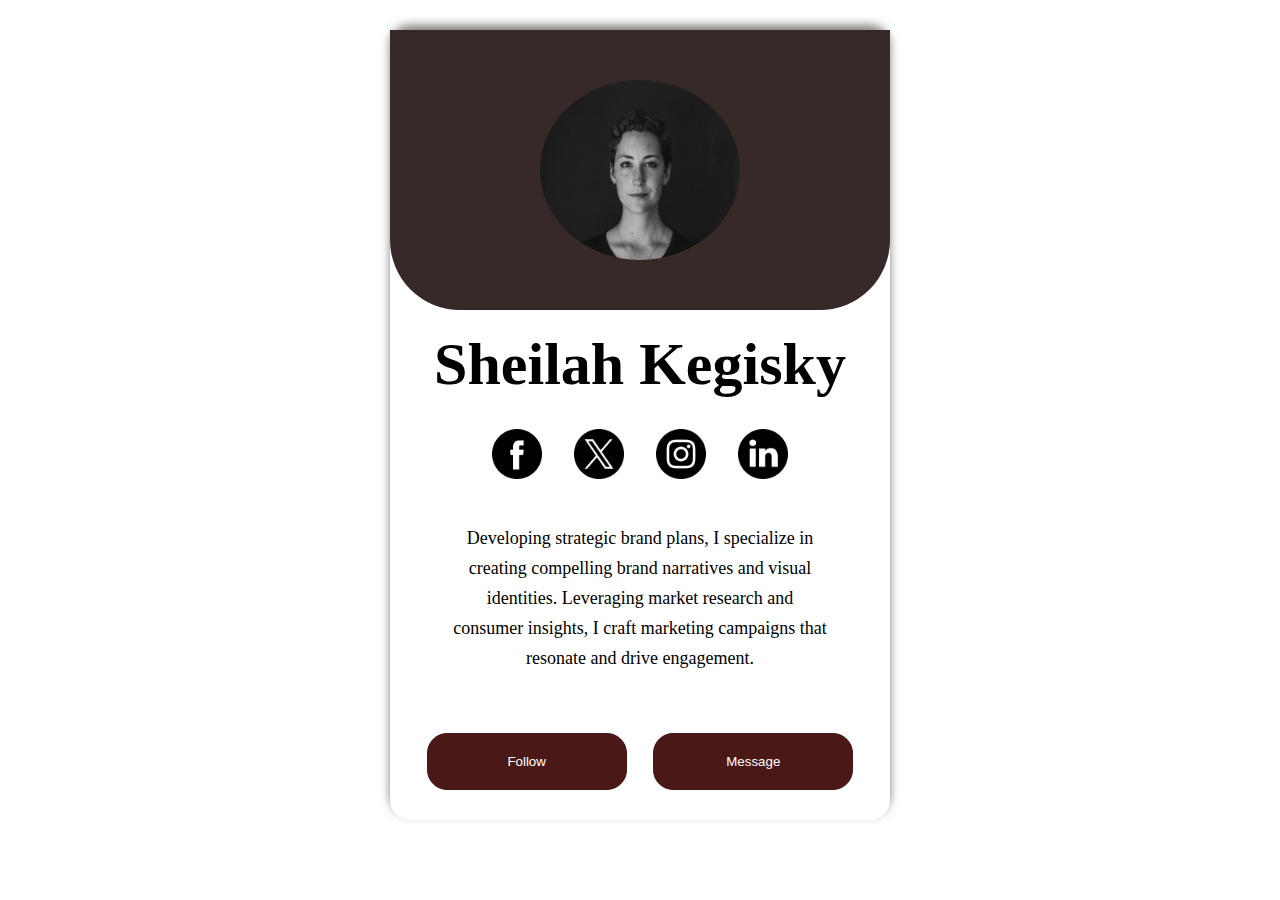
<file: Profile Card/index.html>
<!DOCTYPE html>
<html lang="en">
<head>
    <meta charset="UTF-8">
    <meta name="viewport" content="width=device-width, initial-scale=1.0">
    <title>Profile Card</title>
    <link rel="stylesheet" href="style.css">
</head>
<body>
    <div class="card">
    <header class="header">
<img class="profile-pic" src="images/rachel.jpg" width="220px" height="200px">
    </header>

    <main class="main-info">
        <div class="name">
            <h1>Sheilah Kegisky</h1>
        </div>
        <div class="social-media">
           
            <ul class="social-media">
                <li><a href="https://www.facebook.com/" target="_blank"   class="icons"><img src="images/facebook.png" width="50px"></a></li>
                <li><a href="https://x.com"  target="_blank" class="icons"><img src="images/twitter.png" width="50px"></a></li>
                <li><a href="https://www.instagram.com" target="_blank" class="icons"><img src="images/instagram.png" width="50px"></a></li>
                <li><a href="https://www.linkedin.com/" target="_blank" class="icons"><img src="images/linkedin.png" width="50px"></a></li>
            </ul>
           
        </div>

        <div class="description">
            
            <p class="descrip-paragraph">Developing strategic brand plans, I specialize in creating compelling brand narratives and visual identities. 

                Leveraging market research and consumer insights, I craft marketing campaigns that resonate and drive engagement. 
                </p>
        </div>

        <div class="btns">
           <a href="./Following/follow.html"><button type="button" class="follow-btn">Follow</button></a>
            <a href="./Message/message.html"><button type="button" class="message-btn">Message</button></a>
        </div>
    </main>
</div>

<script src="script.js"></script>
</body>
</html>
</file>
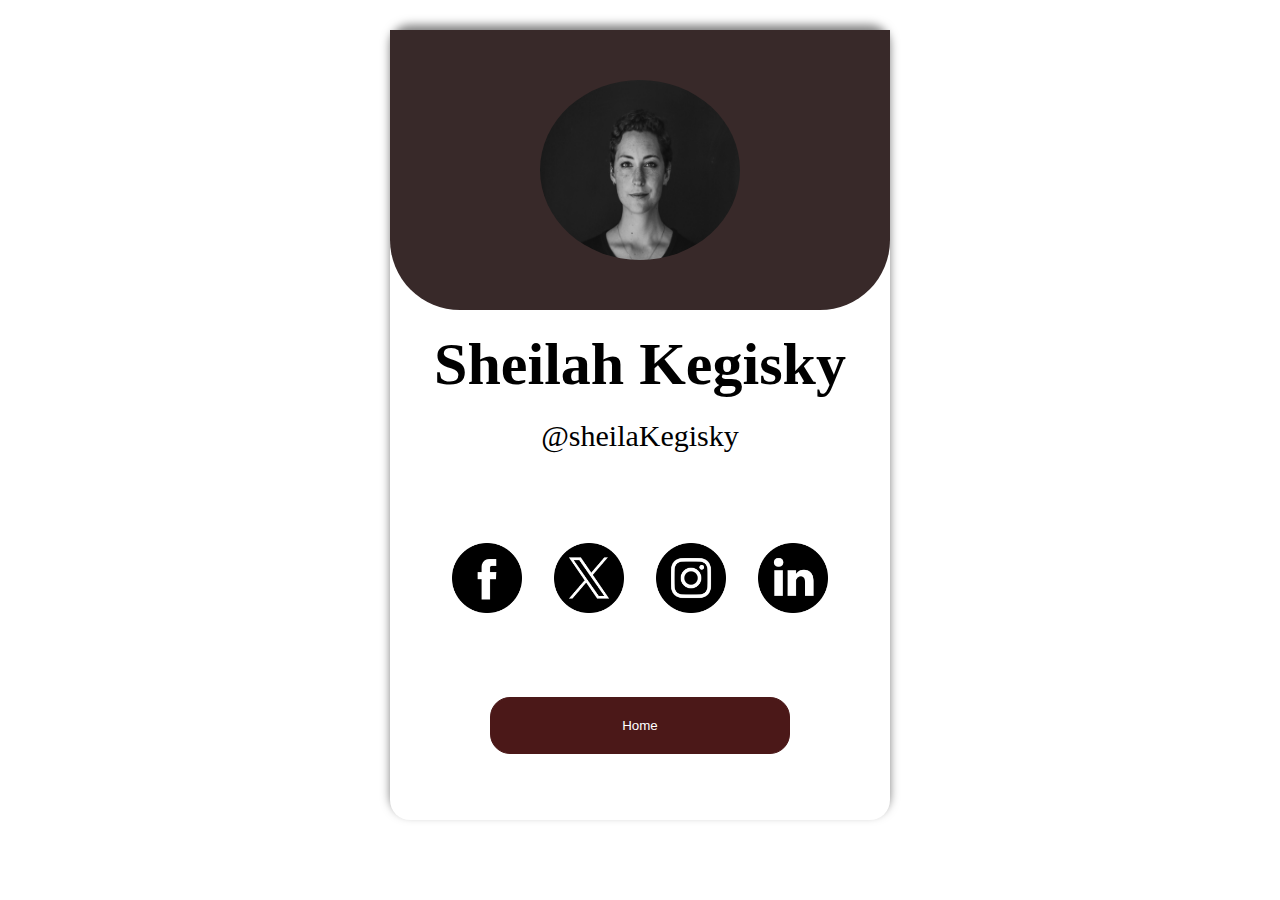
<file: Profile Card/Following/follow.html>
<!DOCTYPE html>
<html lang="en">
<head>
    <meta charset="UTF-8">
    <meta name="viewport" content="width=device-width, initial-scale=1.0">
    <title>Follow Me</title>
    <link rel="stylesheet" href="../style.css">
    <link rel="stylesheet" href="follow.css">
</head>
<body>
    <div class="card">
    <header class="header">
        <img class="profile-pic" src="../images/rachel.jpg" width="220px" height="200px">
            </header>


            <div class="name">
                <h1>Sheilah Kegisky</h1>
            </div>
                <p class="username">@sheilaKegisky</p>
          
            <div class="social-media">
               
                <ul class="social-media">
                    <li><a href="https://www.facebook.com/" target="_blank"   class="icons"><img src="../images/facebook.png" width="70px"></a></li>
                    <li><a href="https://x.com"  target="_blank" class="icons"><img src="../images/twitter.png" width="70px"></a></li>
                    <li><a href="https://www.instagram.com" target="_blank" class="icons"><img src="../images/instagram.png" width="70px"></a></li>
                    <li><a href="https://www.linkedin.com/" target="_blank" class="icons"><img src="../images/linkedin.png" width="70px"></a></li>
                </ul>
               
            </div>
            <div class="btns">
                <a href="../index.html"><button type="button" class="home-btn">Home</button></a>
             </div>
        </div>

        
</body>
</html>
</file>
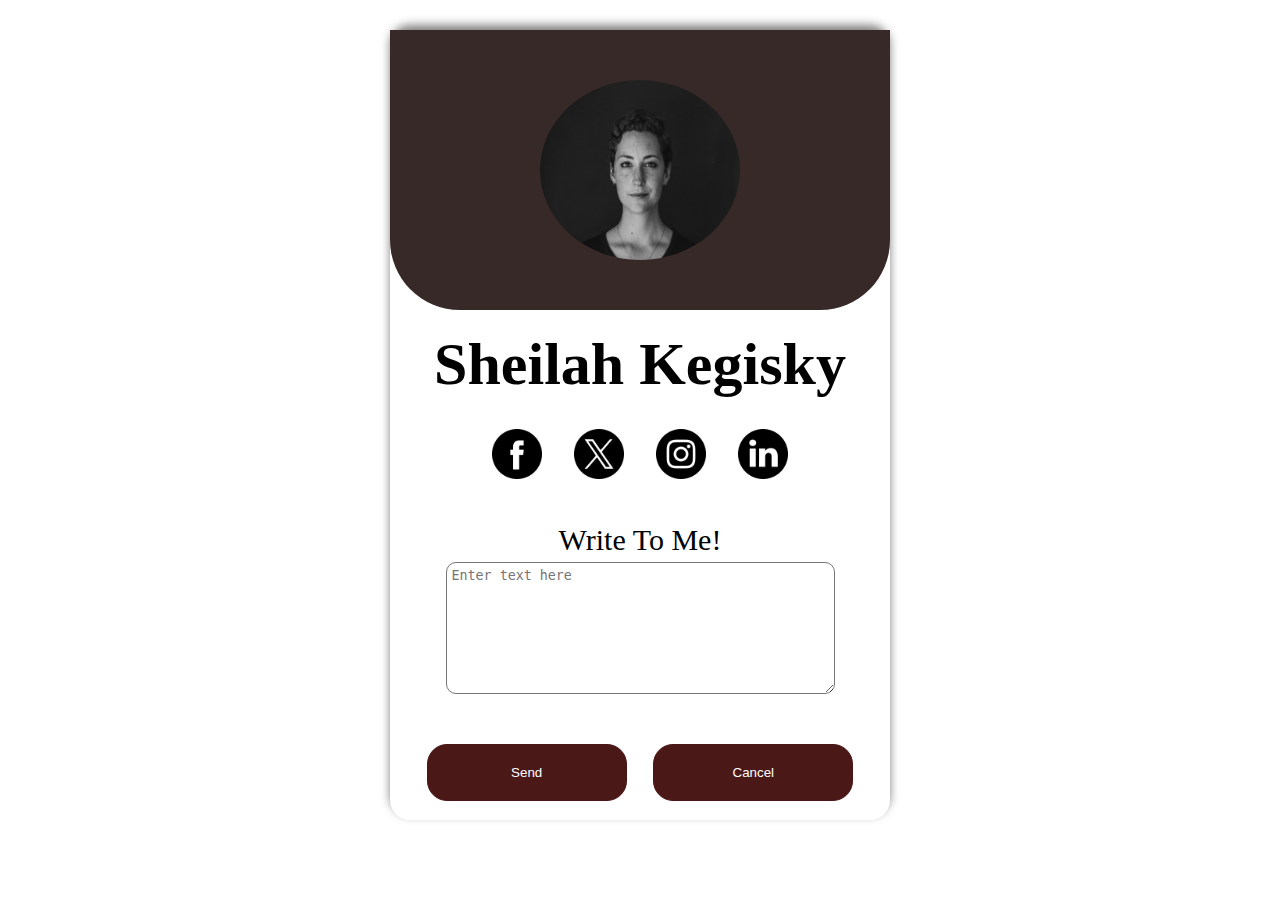
<file: Profile Card/Message/message.html>
<!DOCTYPE html>
<html lang="en">
<head>
    <meta charset="UTF-8">
    <meta name="viewport" content="width=device-width, initial-scale=1.0">
    <title>Message</title>
    <link rel="stylesheet" href="../style.css">
    <link rel="stylesheet" href="message.css">
</head>
<body>
    <div class="card">
    <header class="header">
        <img class="profile-pic" src="../images/rachel.jpg" width="220px" height="200px">
            </header>

            <div class="name">
                <h1>Sheilah Kegisky</h1>
            </div>
            <div class="social-media">
           
                <ul class="social-media">
                    <li><a href="https://www.facebook.com/" target="_blank"   class="icons"><img src="../images/facebook.png" width="50px"></a></li>
                    <li><a href="https://x.com"  target="_blank" class="icons"><img src="../images/twitter.png" width="50px"></a></li>
                    <li><a href="https://www.instagram.com" target="_blank" class="icons"><img src="../images/instagram.png" width="50px"></a></li>
                    <li><a href="https://www.linkedin.com/" target="_blank" class="icons"><img src="../images/linkedin.png" width="50px"></a></li>
                </ul>
               
            </div>
            <form  method="GET"  class="text-area">
                <div  class="message-title">
                <lable>Write To Me!</lable>
            </div>
            <div class="message-me">
            <textarea class="mytextarea"     cols="45" rows="8" placeholder="Enter text here"></textarea>
        </div>
        <div class="btns">
            <button type="submit" class="send-btn">Send</button>
            <a href="../index.html"><button type="button" class="cancel-btn">Cancel</button></a>
        </div>
    </form>
        </div>
        <script src="message.js"></script>
</body>
</html>
</file>
<file: Profile Card/style.css>
*{
    margin: 0;
    box-sizing: border-box;
}

.card{
    width: 500px;
    height: 790px;
    /* background-color: beige; */
    margin:30px auto;
    /* border: solid 2px black; */
    border-radius: 20px;
    box-shadow: 0px -5px 10px 0px rgba(0, 0, 0, 0.5);
    
  
}
.header{
    display: flex;
    justify-content: center;
    align-items: center;
    height: 280px;
    background-color: rgb(56, 41, 41);
    
    border-bottom-left-radius: 70px;
    border-bottom-right-radius: 70px;
   
}
li{
    list-style: none;
}
a{
    text-decoration: none;
}
.name{
    display: flex;
    justify-content: center;
    text-align: center;
    font-size: 30px;
    margin-top: 20px;
}
.social-media{
    display: flex;
    justify-content: center;
    align-items: center;
    padding: 15px;
}
.icons{
    margin:1rem;
}
.profile-pic{
    border-radius: 50%;
    padding: 10px;

}
.description{
    display: flex;
    justify-content: center;
    text-align: center;
    margin-bottom: 20px;
    width: 400px;
    margin: auto;
 
    padding: 10px;
}
.btns{
    display: flex;
    justify-content: space-evenly; 
   padding: 10px;
  
}

.message-btn, .follow-btn{
    border-radius: 20px;
    padding: 20px;
    background-color: rgb(75, 24, 24);
    color:white;
    border: solid 1px rgb(253, 249, 249);
    border-color: rgb(75, 24, 24);
    width: 200px;
    margin-top: 40px;
}

.message-btn, .follow-btn:hover{

    cursor: pointer;
}

.descrip-paragraph{
    /* padding: 10px; */
    line-height: 30px;
    font-size:18px;
}


@media only screen and (max-width:600px){
    .btns{
        flex-direction: column;
        align-items: center;
    }
    .card{
        height: 880px;
    }
}
</file>
<file: Profile Card/Following/follow.css>
.social-media{
    margin-top: 30px;
}

.username{
    display: flex;
    justify-content: center;
    align-items: center;
    margin-top: 20px;
    font-size: 30px;
}

.home-btn{
    border-radius: 20px;
    padding: 20px;
    background-color: rgb(75, 24, 24);
    color:white;
    border: solid 1px rgb(253, 249, 249);
    border-color: rgb(75, 24, 24);
    width: 300px;
    margin-top: 40px;
}
.home-btn:hover{
    cursor: pointer;
}
</file>
<file: Profile Card/Message/message.css>
.message-me{
    display: flex;
    justify-content:center;
    align-items: center;
 
}
textarea{
    border-radius: 10px;
    padding: 5px;

}
.send-btn, .cancel-btn{
    border-radius: 20px;
    padding: 20px;
    background-color: rgb(75, 24, 24);
    color:white;
    border: solid 1px rgb(253, 249, 249);
    border-color: rgb(75, 24, 24);
    width: 200px;
    margin-top: 40px;
}


.send-btn, .cancel-btn{
    cursor: pointer;
}

.message-title{
    display:flex ;
    justify-content: center;
    text-align: center;
    margin-top: 10px;
    margin-bottom: 5px;
    font-size: 30px;
}
</file>
